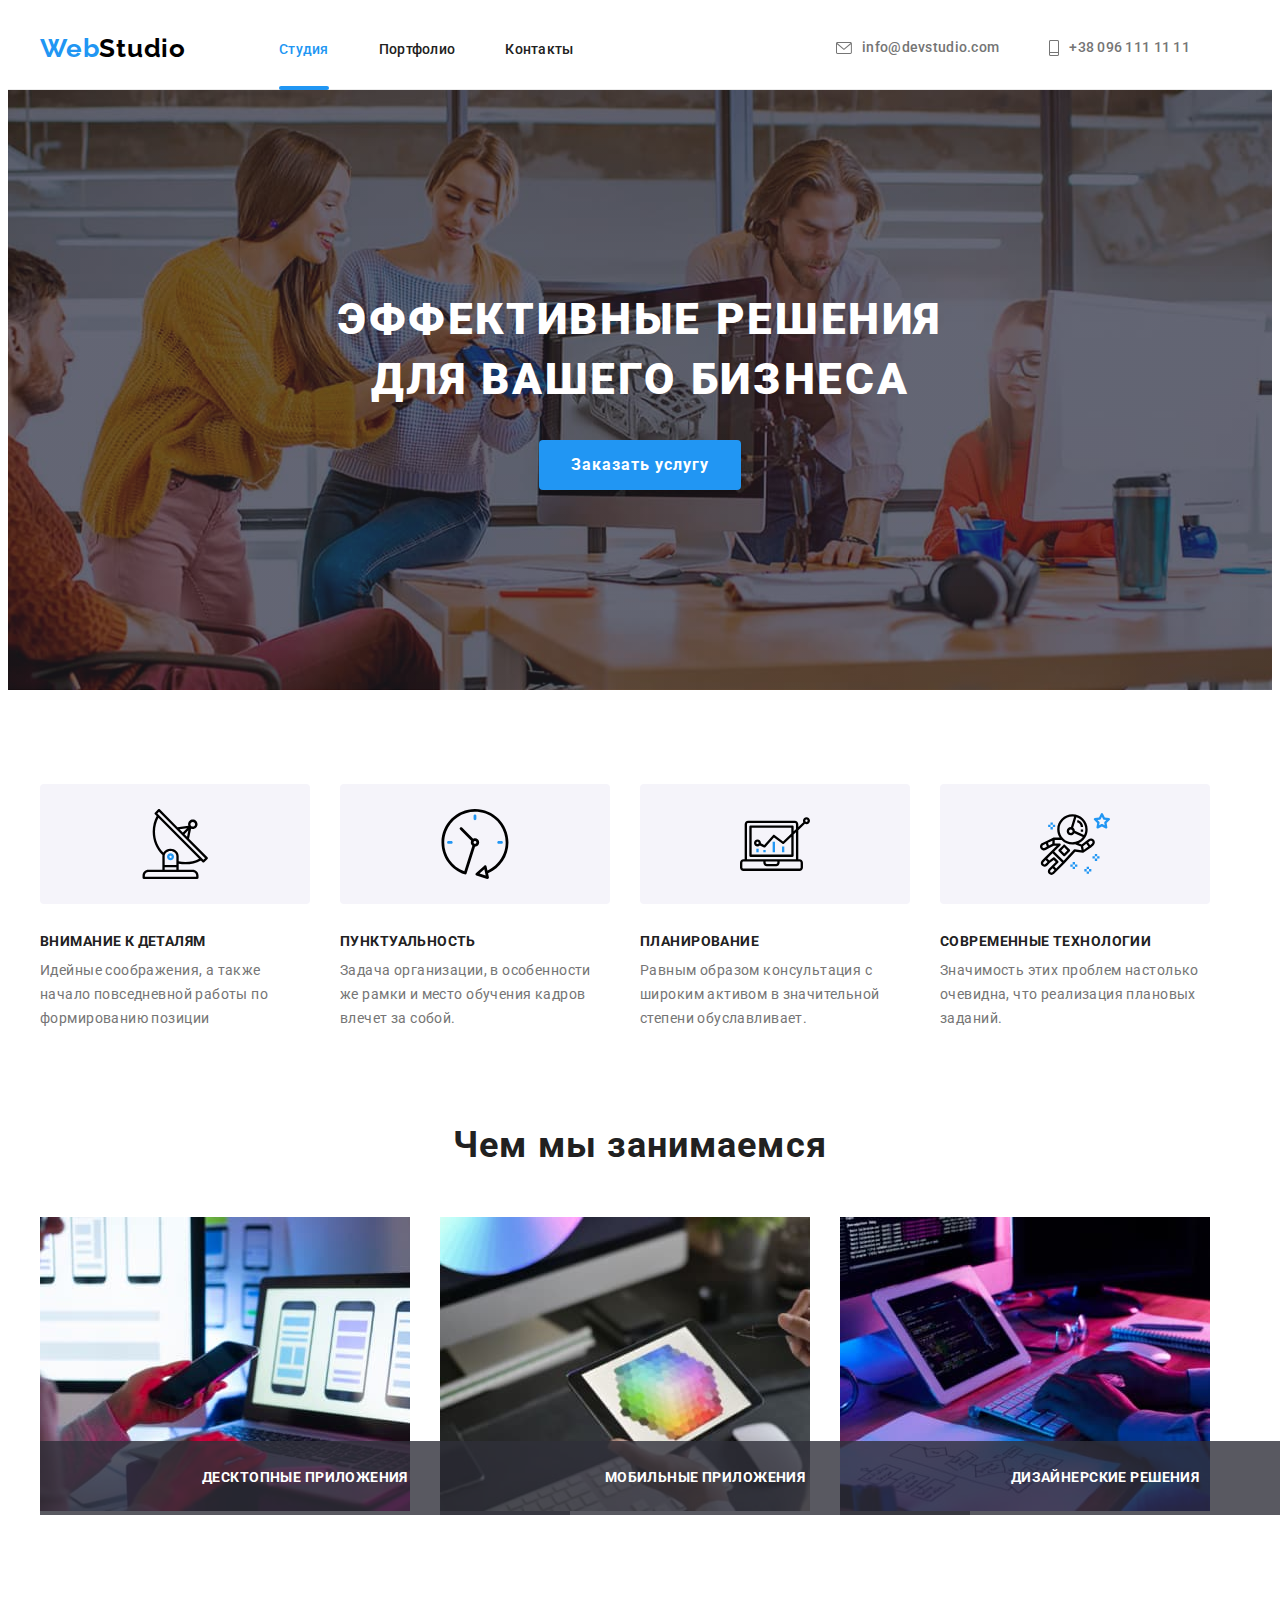
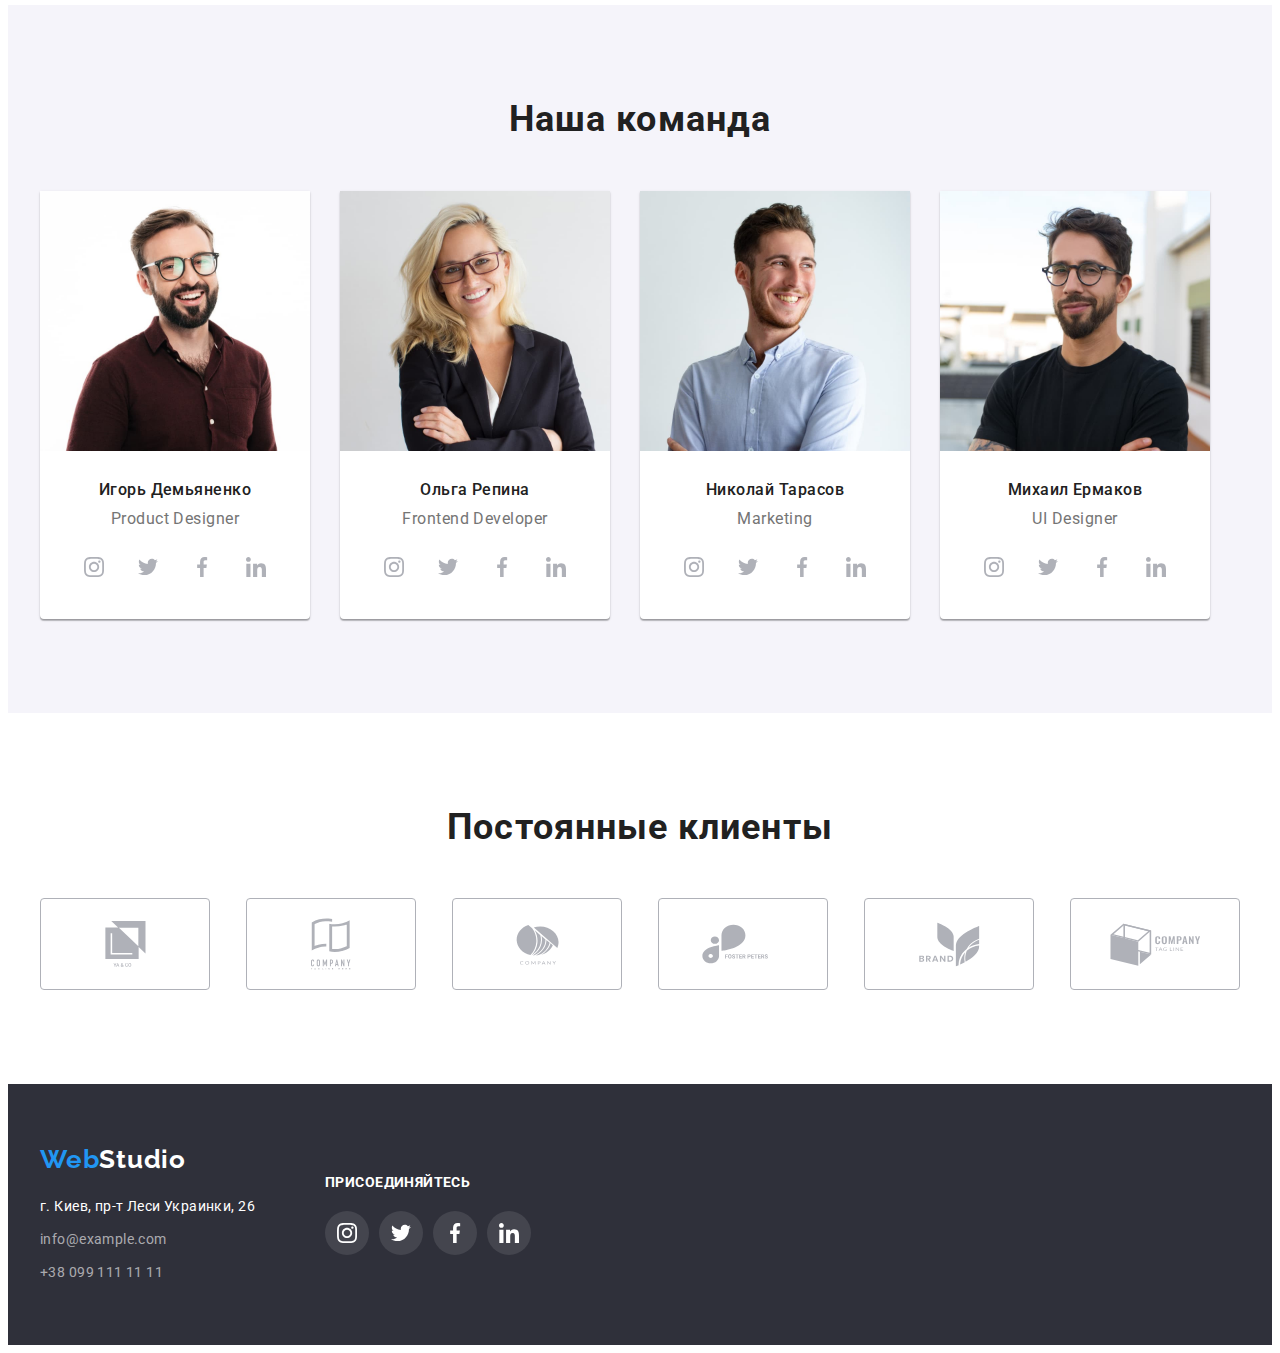
<file: index.html>
<!DOCTYPE html>
<html lang="en">
  <head>
    <meta charset="UTF-8" />
    <meta http-equiv="X-UA-Compatible" content="IE=edge" />
    <meta name="viewport" content="width=device-width, initial-scale=1.0" />
    <title>Document</title>
    <link rel="preconnect" href="https://fonts.gstatic.com" />
    <link
      href="https://fonts.googleapis.com/css2?family=Raleway:wght@700&family=Roboto:wght@400;500;700;900&display=swap"
      rel="stylesheet"
    />
    <link
      rel="stylesheet"
      href="https://cdnjs.cloudflare.com/ajax/libs/modern-normalize/1.1.0/modern-normalize.min.css"
      integrity="sha512-wpPYUAdjBVSE4KJnH1VR1HeZfpl1ub8YT/NKx4PuQ5NmX2tKuGu6U/JRp5y+Y8XG2tV+wKQpNHVUX03MfMFn9Q=="
      crossorigin="anonymous"
      referrerpolicy="no-referrer"
    />
    <link rel="stylesheet" href="./css/styles.css" />
  </head>
  <body>
    <!--Header-->
    <header class="header">
      <div class="container header-container">
        <a class="logo-link link" href="/"
          ><span class="logo-web">Web</span>Studio</a
        >
        <nav class="navigation">
          <ul class="menu-list list">
            <li class="menu-item">
              <a class="menu-link link current" href="./studio.html">Студия</a>
            </li>
            <li class="menu-item">
              <a class="menu-link link" href="./portfolio.html">Портфолио</a>
            </li>
            <li class="menu-item">
              <a class="menu-link link" href="/Контакты">Контакты</a>
            </li>
          </ul>
        </nav>
        <ul class="header-contacts-list list">
          <li class="header-contacts-list-item">
            <a class="contact-link link" href="/info@devstudio.com">
              <svg class="header-icon-mail">
                <use href="./images/symbol-defs.svg#icon-mail"></use>
              </svg>
              info@devstudio.com</a
            >
          </li>
          <li class="header-contacts-list-item">
            <a class="contact-link link" href="/+380961111111">
              <svg class="header-icon-mobile">
                <use href="./images/symbol-defs.svg#icon-mobile"></use>
              </svg>
              +38 096 111 11 11</a
            >
          </li>
        </ul>
      </div>
    </header>
    <main>
      <!--Шапка страницы-->
      <section class="hero">
        <h1 class="hero-title">Эффективные решения для вашего бизнеса</h1>
        <button class="modal-btn" type="button" data-modal-open>
          Заказать услугу
        </button>
      </section>
      <!--Особенности-->
      <section class="section">
        <div class="container features-container">
          <h2 hidden>Преимущества компании</h2>
          <ul class="features-list list">
            <li class="features-item">
              <div class="features-icon">
                <svg class="features-icon-list">
                  <use href="./images/symbol-defs.svg#icon-antena"></use>
                </svg>
              </div>
              <h3 class="features-title">Внимание к деталям</h3>
              <p class="features-desc">
                Идейные соображения, а также начало повседневной работы по
                формированию позиции
              </p>
            </li>
            <li class="features-item">
              <div class="features-icon">
                <svg class="features-icon-list">
                  <use href="./images/symbol-defs.svg#icon-clock"></use>
                </svg>
              </div>
              <h3 class="features-title">Пунктуальность</h3>
              <p class="features-desc">
                Задача организации, в особенности же рамки и место обучения
                кадров влечет за собой.
              </p>
            </li>
            <li class="features-item">
              <div class="features-icon">
                <svg class="features-icon-list">
                  <use href="./images/symbol-defs.svg#icon-diagram"></use>
                </svg>
              </div>
              <h3 class="features-title">Планирование</h3>
              <p class="features-desc">
                Равным образом консультация с широким активом в значительной
                степени обуславливает.
              </p>
            </li>
            <li class="features-item">
              <div class="features-icon">
                <svg class="features-icon-list">
                  <use href="./images/symbol-defs.svg#icon-astronaut"></use>
                </svg>
              </div>
              <h3 class="features-title">Современные технологии</h3>
              <p class="features-desc">
                Значимость этих проблем настолько очевидна, что реализация
                плановых заданий.
              </p>
            </li>
          </ul>
        </div>
      </section>
      <!--Чем мы занимаемся-->
      <section class="section section-team">
        <div class="container">
          <h2 class="title">Чем мы занимаемся</h2>
          <ul class="section-list list">
            <li class="section-item">
              <div class="section-thumb">
                <img
                  class="section-img"
                  src="./images/making-design.jpg"
                  alt="Сотрудник набирает текст на клавиатуре"
                  width="370"
                  height="294"
                />
                <div class="section-label">Десктопные приложения</div>
              </div>
            </li>
            <li class="section-item">
              <div class="section-thumb">
                <img
                  class="section-img"
                  src="./images/choosing-color.jpg"
                  alt="Сотрудник выбирает разметку макета"
                  width="370"
                  height="294"
                />
                <div class="section-label">Мобильные приложения</div>
              </div>
            </li>
            <li class="section-item">
              <div class="section-thumb">
                <img
                  class="section-img"
                  src="./images/testing.jpg"
                  alt="Сотрудник рассматривает цветовую гамму"
                  width="370"
                  height="294"
                />
                <div class="section-label">Дизайнерские решения</div>
              </div>
            </li>
          </ul>
        </div>
      </section>
      <!--Наша команда-->
      <section class="section team-section">
        <div class="container">
          <h2 class="title">Наша команда</h2>
          <ul class="section-team-list list">
            <li class="section-team-item">
              <img
                class="section-team-img"
                src="./images/igor-demjanenko.jpg"
                alt="Игорь Демьяненко"
                width="270"
                height="260"
              />
              <div class="team-text">
                <p class="section-team-name">Игорь Демьяненко</p>
                <p class="section-team-position">Product Designer</p>
              </div>
              <ul class="team-list list">
                <li class="team-item">
                  <a class="team-link-icon link" href="">
                    <svg class="team-social-icon">
                      <use href="./images/symbol-defs.svg#icon-instagram"></use>
                    </svg>
                  </a>
                </li>
                <li class="team-item">
                  <a class="team-link-icon link" href="">
                    <svg class="team-social-icon">
                      <use href="./images/symbol-defs.svg#icon-twitter"></use>
                    </svg>
                  </a>
                </li>
                <li class="team-item">
                  <a class="team-link-icon link" href="">
                    <svg class="team-social-icon">
                      <use href="./images/symbol-defs.svg#icon-facebook"></use>
                    </svg>
                  </a>
                </li>
                <li class="team-item">
                  <a class="team-link-icon link" href="">
                    <svg class="team-social-icon">
                      <use href="./images/symbol-defs.svg#icon-linkedin"></use>
                    </svg>
                  </a>
                </li>
              </ul>
            </li>
            <li class="section-team-item">
              <img
                class="section-team-img"
                src="./images/olga-repina.jpg"
                alt="Ольга Репина"
                width="270"
                height="260"
              />
              <div class="team-text">
                <p class="section-team-name">Ольга Репина</p>
                <p class="section-team-position">Frontend Developer</p>
              </div>
              <ul class="team-list list">
                <li class="team-item">
                  <a class="team-link-icon link" href="">
                    <svg class="team-social-icon">
                      <use href="./images/symbol-defs.svg#icon-instagram"></use>
                    </svg>
                  </a>
                </li>
                <li class="team-item">
                  <a class="team-link-icon link" href="">
                    <svg class="team-social-icon">
                      <use href="./images/symbol-defs.svg#icon-twitter"></use>
                    </svg>
                  </a>
                </li>
                <li class="team-item">
                  <a class="team-link-icon link" href="">
                    <svg class="team-social-icon">
                      <use href="./images/symbol-defs.svg#icon-facebook"></use>
                    </svg>
                  </a>
                </li>
                <li class="team-item">
                  <a class="team-link-icon link" href="">
                    <svg class="team-social-icon">
                      <use href="./images/symbol-defs.svg#icon-linkedin"></use>
                    </svg>
                  </a>
                </li>
              </ul>
            </li>
            <li class="section-team-item">
              <img
                class="section-team-img"
                src="./images/nykolaj-tarasov.jpg"
                alt="Николай Тарасов"
                width="270"
                height="260"
              />
              <div class="team-text">
                <p class="section-team-name">Николай Тарасов</p>
                <p class="section-team-position">Marketing</p>
              </div>
              <ul class="team-list list">
                <li class="team-item">
                  <a class="team-link-icon link" href="">
                    <svg class="team-social-icon">
                      <use href="./images/symbol-defs.svg#icon-instagram"></use>
                    </svg>
                  </a>
                </li>
                <li class="team-item">
                  <a class="team-link-icon link" href="">
                    <svg class="team-social-icon">
                      <use href="./images/symbol-defs.svg#icon-twitter"></use>
                    </svg>
                  </a>
                </li>
                <li class="team-item">
                  <a class="team-link-icon link" href="">
                    <svg class="team-social-icon">
                      <use href="./images/symbol-defs.svg#icon-facebook"></use>
                    </svg>
                  </a>
                </li>
                <li class="team-item">
                  <a class="team-link-icon link" href="">
                    <svg class="team-social-icon">
                      <use href="./images/symbol-defs.svg#icon-linkedin"></use>
                    </svg>
                  </a>
                </li>
              </ul>
            </li>
            <li class="section-team-item">
              <img
                class="section-team-img"
                src="./images/myhayl-ermakov.jpg"
                alt="Михаил Ермаков"
                width="270"
                height="260"
              />
              <div class="team-text">
                <p class="section-team-name">Михаил Ермаков</p>
                <p class="section-team-position">UI Designer</p>
              </div>
              <ul class="team-list list">
                <li class="team-item">
                  <a class="team-link-icon link" href="">
                    <svg class="team-social-icon">
                      <use href="./images/symbol-defs.svg#icon-instagram"></use>
                    </svg>
                  </a>
                </li>
                <li class="team-item">
                  <a class="team-link-icon link" href="">
                    <svg class="team-social-icon">
                      <use href="./images/symbol-defs.svg#icon-twitter"></use>
                    </svg>
                  </a>
                </li>
                <li class="team-item">
                  <a class="team-link-icon link" href="">
                    <svg class="team-social-icon">
                      <use href="./images/symbol-defs.svg#icon-facebook"></use>
                    </svg>
                  </a>
                </li>
                <li class="team-item">
                  <a class="team-link-icon link" href="">
                    <svg class="team-social-icon">
                      <use href="./images/symbol-defs.svg#icon-linkedin"></use>
                    </svg>
                  </a>
                </li>
              </ul>
            </li>
          </ul>
        </div>
      </section>
      <!-----Постоянные клиенты-------->
      <section class="section customer">
        <div class="container">
          <h2 class="title">Постоянные клиенты</h2>
          <ul class="customer-list list">
            <li class="customer-item">
              <a class="customer-link link" href="">
                <svg class="customer-icon" width="41px" height="46px">
                  <use href="./images/symbol-defs.svg#icon-group-1"></use>
                </svg>
              </a>
            </li>
            <li class="customer-item">
              <a class="customer-link link" href="">
                <svg class="customer-icon" width="40px" height="52px">
                  <use href="./images/symbol-defs.svg#icon-group-2"></use>
                </svg>
              </a>
            </li>
            <li class="customer-item">
              <a class="customer-link link" href="">
                <svg class="customer-icon" width="43px" height="41px">
                  <use href="./images/symbol-defs.svg#icon-group-3"></use>
                </svg>
              </a>
            </li>
            <li class="customer-item">
              <a class="customer-link link" href="">
                <svg class="customer-icon" width="84px" height="40px">
                  <use href="./images/symbol-defs.svg#icon-group-4"></use>
                </svg>
              </a>
            </li>
            <li class="customer-item">
              <a class="customer-link link" href="">
                <svg class="customer-icon" width="65px" height="45px">
                  <use href="./images/symbol-defs.svg#icon-group-5"></use>
                </svg>
              </a>
            </li>
            <li class="customer-item">
              <a class="customer-link link" href="">
                <svg class="customer-icon" width="93px" height="43px">
                  <use href="./images/symbol-defs.svg#icon-group-6"></use>
                </svg>
              </a>
            </li>
          </ul>
        </div>
      </section>
    </main>
    <footer class="footer-container">
      <div class="container footer-box">
        <div class="address-container">
          <a class="footer-logo-link link" href="WebStudio"
            ><span class="logo-web">Web</span>Studio</a
          >
          <address class="footer-address">
            <ul class="footer-address-list list">
              <li class="footer-address-item">
                г. Киев, пр-т Леси Украинки, 26
              </li>
              <li class="footer-address-item">
                <a class="address-link link" href="mailto:info@example.com"
                  >info@example.com</a
                >
              </li>
              <li class="footer-address-item">
                <a class="address-link link" href="tel:+380991111111"
                  >+38 099 111 11 11</a
                >
              </li>
            </ul>
          </address>
        </div>
        <div class="social">
          <h3 class="social-title">присоединяйтесь</h3>
          <ul class="social-list list">
            <li class="social-item">
              <a class="social-link-icon" href="">
                <svg class="social-icon">
                  <use href="./images/symbol-defs.svg#icon-instagram"></use>
                </svg>
              </a>
            </li>
            <li class="social-item">
              <a class="social-link-icon" href="">
                <svg class="social-icon">
                  <use href="./images/symbol-defs.svg#icon-twitter"></use>
                </svg>
              </a>
            </li>
            <li class="social-item">
              <a class="social-link-icon" href="">
                <svg class="social-icon">
                  <use href="./images/symbol-defs.svg#icon-facebook"></use>
                </svg>
              </a>
            </li>
            <li class="social-item">
              <a class="social-link-icon" href="">
                <svg class="social-icon">
                  <use href="./images/symbol-defs.svg#icon-linkedin"></use>
                </svg>
              </a>
            </li>
          </ul>
        </div>
      </div>
    </footer>

    <div class="backdrop is-hidden" data-modal>
      <div class="modal">
        <button class="close-btn" type="button" data-modal-close>
          <svg class="backdrop-icon">
            <use href="./images/symbol-defs.svg#icon-vector"></use>
          </svg>
        </button>
      </div>
    </div>

    <script src="./js/modal.js"></script>
  </body>
</html>
</file>
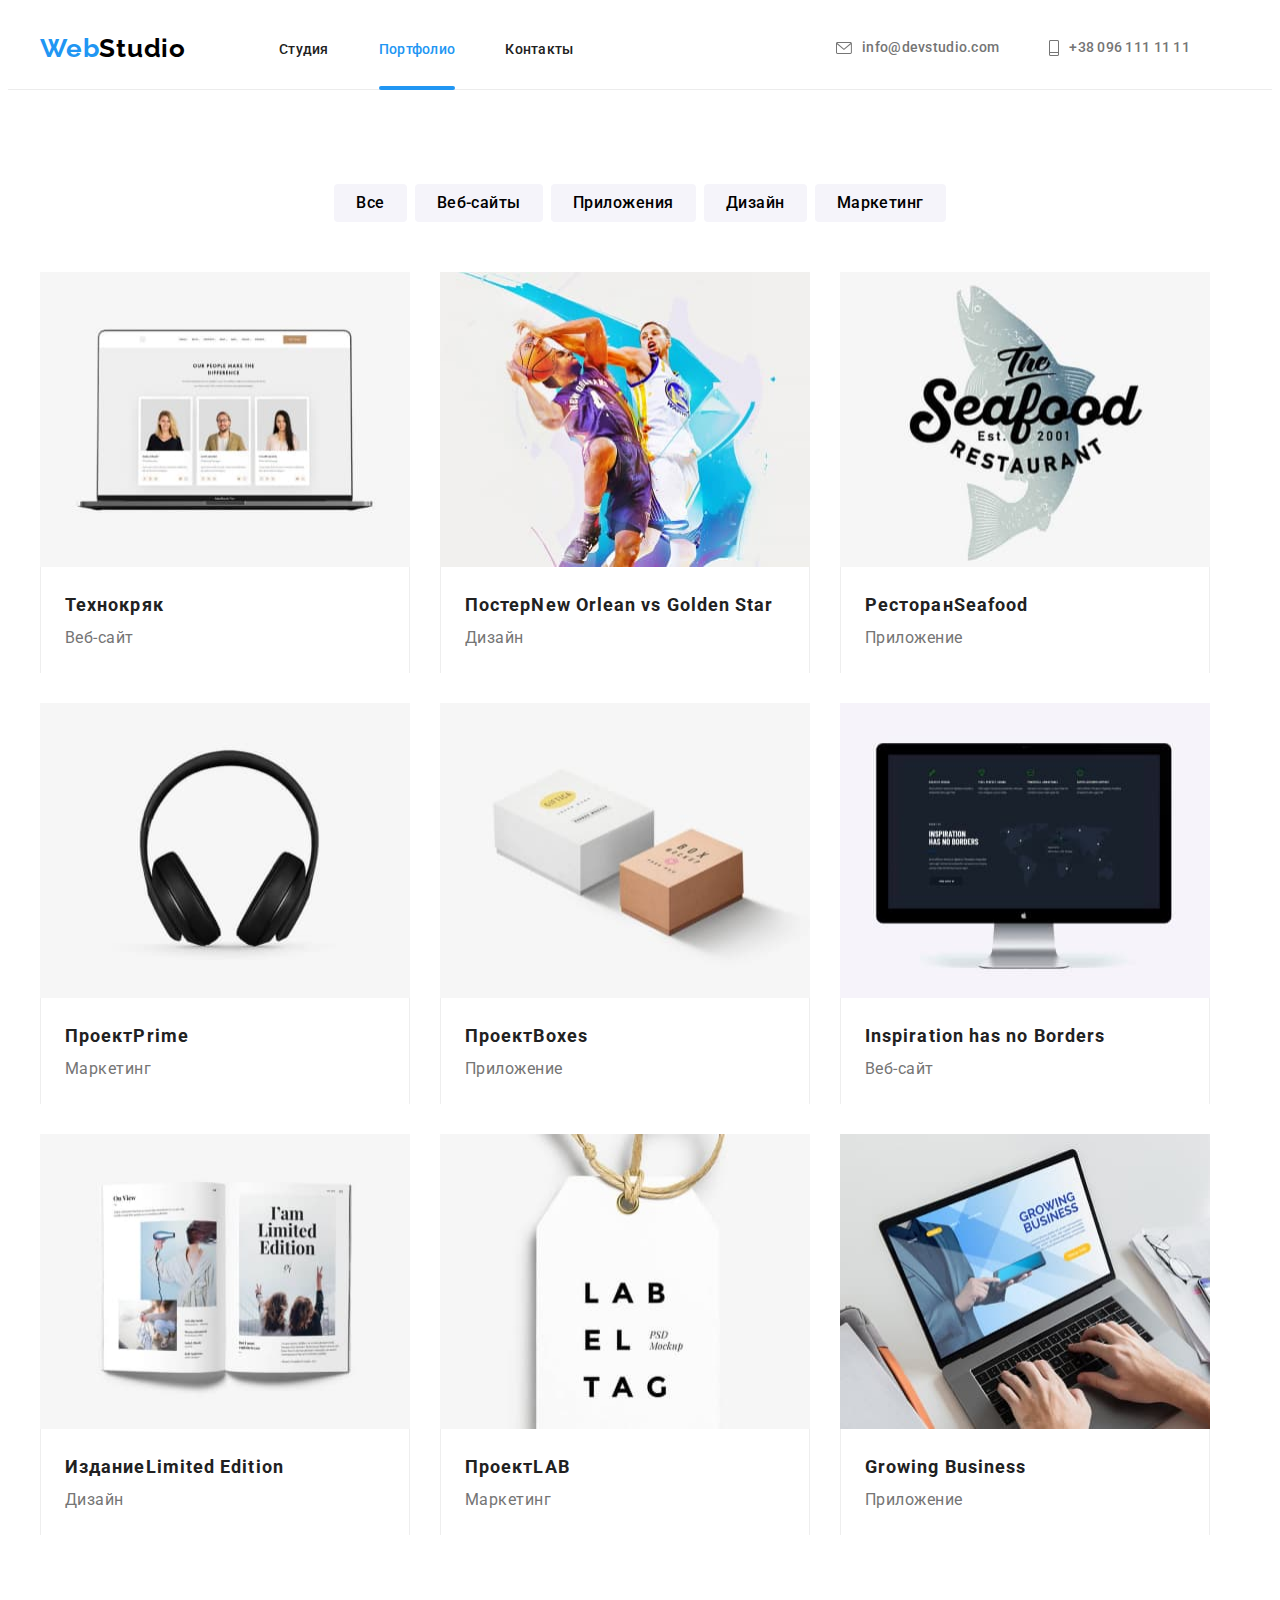
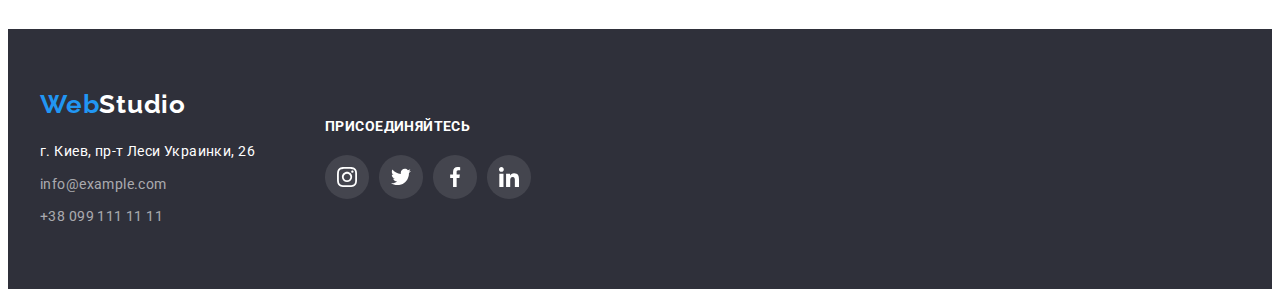
<file: portfolio.html>
<!DOCTYPE html>
<html lang="en">
  <head>
    <meta charset="UTF-8" />
    <meta http-equiv="X-UA-Compatible" content="IE=edge" />
    <meta name="viewport" content="width=device-width, initial-scale=1.0" />
    <title>Document</title>
    <link rel="preconnect" href="https://fonts.gstatic.com" />
    <link
      href="https://fonts.googleapis.com/css2?family=Raleway:wght@700&family=Roboto:wght@400;500;700;900&display=swap"
      rel="stylesheet"
    />
    <link
      rel="stylesheet"
      href="https://cdnjs.cloudflare.com/ajax/libs/modern-normalize/1.1.0/modern-normalize.min.css"
      integrity="sha512-wpPYUAdjBVSE4KJnH1VR1HeZfpl1ub8YT/NKx4PuQ5NmX2tKuGu6U/JRp5y+Y8XG2tV+wKQpNHVUX03MfMFn9Q=="
      crossorigin="anonymous"
      referrerpolicy="no-referrer"
    />
    <link rel="stylesheet" href="./css/styles.css" />
  </head>
  <body>
    <!--Верхняя линия-->
    <header class="header">
      <div class="container header-container">
        <a class="logo-link link" href="/"
          ><span class="logo-web">Web</span>Studio</a
        >
        <!--Навигация на другие страницы-->
        <nav class="navigation">
          <ul class="menu-list list">
            <li class="menu-item">
              <a class="menu-link link" href="./index.html">Студия</a>
            </li>
            <li class="menu-item">
              <a class="menu-link link current" href="/Портфолио">Портфолио</a>
            </li>
            <li class="menu-item">
              <a class="menu-link link" href="/Контакты">Контакты</a>
            </li>
          </ul>
        </nav>
        <ul class="header-contacts-list list">
          <li class="header-contacts-list-item">
            <a class="contact-link link" href="/info@devstudio.com">
              <svg class="header-icon-mail">
                <use href="./images/symbol-defs.svg#icon-mail"></use>
              </svg>
              info@devstudio.com</a
            >
          </li>
          <li class="header-contacts-list-item">
            <a class="contact-link link" href="/+380961111111">
              <svg class="header-icon-mobile">
                <use href="./images/symbol-defs.svg#icon-mobile"></use>
              </svg>
              +38 096 111 11 11</a
            >
          </li>
        </ul>
      </div>
    </header>
    <main>
      <!--Портфолио-->
      <section class="section">
        <div class="container portfolio-container">
          <h1 hidden>Фильтры</h1>
          <ul class="filter-list list">
            <li class="filter-item">
              <button class="filter-btn" type="button">Все</button>
            </li>
            <li class="filter-item">
              <button class="filter-btn" type="button">Веб-сайты</button>
            </li>
            <li class="filter-item">
              <button class="filter-btn" type="button">Приложения</button>
            </li>
            <li class="filter-item">
              <button class="filter-btn" type="button">Дизайн</button>
            </li>
            <li class="filter-item">
              <button class="filter-btn" type="button">Маркетинг</button>
            </li>
          </ul>
          <h2 hidden>Портфолио</h2>
          <ul class="portfolio-card-list list">
            <li class="portfolio-card">
              <a class="portfolio-link link" href="">
                <div class="portfolio-overlay">
                  <img
                    src="./images/technokryak.jpg"
                    alt="Технокряк"
                    width="370"
                    height="295"
                  />
                  <p class="overlay">
                    Технокряк это современная площадка распространения
                    коронавируса. Компании используют эту платформу для
                    цифрового шпионажа и атак на защищённые сервера конкурентов.
                  </p>
                </div>
                <div class="portfolio-text">
                  <h3 class="portfolio-title">Технокряк</h3>
                  <p class="portfolio-txt">Веб-сайт</p>
                </div>
              </a>
            </li>
            <li class="portfolio-card">
              <a class="portfolio-link link" href="">
                <div class="portfolio-overlay">
                  <img
                    src="./images/poster.jpg"
                    alt="Постер New Orlean vs Golden Star"
                    width="370"
                    height="295"
                  />
                  <p class="overlay">
                    Технокряк это современная площадка распространения
                    коронавируса. Компании используют эту платформу для
                    цифрового шпионажа и атак на защищённые сервера конкурентов.
                  </p>
                </div>
                <div class="portfolio-text">
                  <h3 class="portfolio-title">
                    Постер<span lang="en">New Orlean vs Golden Star</span>
                  </h3>
                  <p class="portfolio-txt">Дизайн</p>
                </div>
              </a>
            </li>
            <li class="portfolio-card">
              <a class="portfolio-link link" href="">
                <div class="portfolio-overlay">
                  <img
                    src="./images/restoran.jpg"
                    alt="Ресторан Seafood"
                    width="370"
                    height="295"
                  />
                  <p class="overlay">
                    Технокряк это современная площадка распространения
                    коронавируса. Компании используют эту платформу для
                    цифрового шпионажа и атак на защищённые сервера конкурентов.
                  </p>
                </div>
                <div class="portfolio-text">
                  <h3 class="portfolio-title">
                    Ресторан<span lang="en">Seafood</span>
                  </h3>
                  <p class="portfolio-txt">Приложение</p>
                </div>
              </a>
            </li>
            <li class="portfolio-card">
              <a class="portfolio-link link" href="">
                <div class="portfolio-overlay">
                  <img
                    src="./images/proekt-prime.jpg"
                    alt="Проект Prime"
                    width="370"
                    height="295"
                  />
                  <p class="overlay">
                    Технокряк это современная площадка распространения
                    коронавируса. Компании используют эту платформу для
                    цифрового шпионажа и атак на защищённые сервера конкурентов.
                  </p>
                </div>
                <div class="portfolio-text">
                  <h3 class="portfolio-title">
                    Проект<span lang="en">Prime</span>
                  </h3>
                  <p class="portfolio-txt">Маркетинг</p>
                </div>
              </a>
            </li>
            <li class="portfolio-card">
              <a class="portfolio-link link" href="">
                <div class="portfolio-overlay">
                  <img
                    src="./images/proekt-boxes.jpg"
                    alt="Проект Boxes"
                    width="370"
                    height="295"
                  />
                  <p class="overlay">
                    Технокряк это современная площадка распространения
                    коронавируса. Компании используют эту платформу для
                    цифрового шпионажа и атак на защищённые сервера конкурентов.
                  </p>
                </div>
                <div class="portfolio-text">
                  <h3 class="portfolio-title">
                    Проект<span lang="en">Boxes</span>
                  </h3>
                  <p class="portfolio-txt">Приложение</p>
                </div>
              </a>
            </li>
            <li class="portfolio-card">
              <a class="portfolio-link link" href="">
                <div class="portfolio-overlay">
                  <img
                    src="./images/no-bordes.jpg"
                    alt="Inspiration has no Borders"
                    width="370"
                    height="295"
                  />
                  <p class="overlay">
                    Технокряк это современная площадка распространения
                    коронавируса. Компании используют эту платформу для
                    цифрового шпионажа и атак на защищённые сервера конкурентов.
                  </p>
                </div>
                <div class="portfolio-text">
                  <h3 class="portfolio-title" lang="en">
                    Inspiration has no Borders
                  </h3>
                  <p class="portfolio-txt">Веб-сайт</p>
                </div>
              </a>
            </li>
            <li class="portfolio-card">
              <a class="portfolio-link link" href="">
                <div class="portfolio-overlay">
                  <img
                    src="./images/limited-edition.jpg"
                    alt="Издание Limited Edition"
                    width="370"
                    height="295"
                  />
                  <p class="overlay">
                    Технокряк это современная площадка распространения
                    коронавируса. Компании используют эту платформу для
                    цифрового шпионажа и атак на защищённые сервера конкурентов.
                  </p>
                </div>
                <div class="portfolio-text">
                  <h3 class="portfolio-title">
                    Издание<span lang="en">Limited Edition</span>
                  </h3>
                  <p class="portfolio-txt">Дизайн</p>
                </div>
              </a>
            </li>
            <li class="portfolio-card">
              <a class="portfolio-link link" href="">
                <div class="portfolio-overlay">
                  <img
                    src="./images/proekt-lab.jpg"
                    alt="Проект LAB"
                    width="370"
                    height="295"
                  />
                  <p class="overlay">
                    Технокряк это современная площадка распространения
                    коронавируса. Компании используют эту платформу для
                    цифрового шпионажа и атак на защищённые сервера конкурентов.
                  </p>
                </div>
                <div class="portfolio-text">
                  <h3 class="portfolio-title">
                    Проект<span lang="en">LAB</span>
                  </h3>
                  <p class="portfolio-txt">Маркетинг</p>
                </div>
              </a>
            </li>
            <li class="portfolio-card">
              <a class="portfolio-link link" href="">
                <div class="portfolio-overlay">
                  <img
                    src="./images/growing-business.jpg"
                    alt="Growing Business"
                    width="370"
                    height="295"
                  />
                  <p class="overlay">
                    Технокряк это современная площадка распространения
                    коронавируса. Компании используют эту платформу для
                    цифрового шпионажа и атак на защищённые сервера конкурентов.
                  </p>
                </div>
                <div class="portfolio-text">
                  <h3 class="portfolio-title" lang="en">Growing Business</h3>
                  <p class="portfolio-txt">Приложение</p>
                </div>
              </a>
            </li>
          </ul>
        </div>
      </section>
    </main>
    <footer class="footer-container">
      <div class="container footer-box">
        <div class="address-container">
          <a class="footer-logo-link link" href="WebStudio"
            ><span class="logo-web">Web</span>Studio</a
          >
          <address class="footer-address">
            <ul class="footer-address-list list">
              <li class="footer-address-item">
                г. Киев, пр-т Леси Украинки, 26
              </li>
              <li class="footer-address-item">
                <a class="address-link link" href="mailto:info@example.com"
                  >info@example.com</a
                >
              </li>
              <li class="footer-address-item">
                <a class="address-link link" href="tel:+380991111111"
                  >+38 099 111 11 11</a
                >
              </li>
            </ul>
          </address>
        </div>
        <div class="social">
          <h3 class="social-title">присоединяйтесь</h3>
          <ul class="social-list list">
            <li class="social-item">
              <a class="social-link-icon" href="">
                <svg class="social-icon">
                  <use href="./images/symbol-defs.svg#icon-instagram"></use>
                </svg>
              </a>
            </li>
            <li class="social-item">
              <a class="social-link-icon" href="">
                <svg class="social-icon">
                  <use href="./images/symbol-defs.svg#icon-twitter"></use>
                </svg>
              </a>
            </li>
            <li class="social-item">
              <a class="social-link-icon" href="">
                <svg class="social-icon">
                  <use href="./images/symbol-defs.svg#icon-facebook"></use>
                </svg>
              </a>
            </li>
            <li class="social-item">
              <a class="social-link-icon" href="">
                <svg class="social-icon">
                  <use href="./images/symbol-defs.svg#icon-linkedin"></use>
                </svg>
              </a>
            </li>
          </ul>
        </div>
      </div>
    </footer>
  </body>
</html>
</file>
<file: css/styles.css>
:root {
  --text-color: #757575;
  --link-color: #2196f3;
  --title-color: #212121;
  --main-color: #ffffff;
  --logo-color: #000000;
}
h1,
h2,
h3,
h4,
h5,
h6,
p {
  margin-top: 0;
  margin-bottom: 0;
}
ul,
ol {
  margin-top: 0;
  margin-bottom: 0;
  padding-left: 0;
}
img {
  display: block;
}
body {
  font-family: "Roboto", sans-serif;
  color: var(--title-color);
}
.list {
  list-style: none;
}
.link {
  text-decoration: none;
}
.container {
  width: 1200px;
  margin: 0 auto;
  padding-left: 15px;
  padding-right: 15px;
}
.section {
  padding-top: 94px;
  padding-bottom: 94px;
}
/*************HEADER**************/

.header-container {
  display: flex;
  align-items: center;
}
.header {
  padding: 25px 0;
  border-bottom: 1px solid #ececec;
}
.menu-list {
  display: flex;
  align-items: center;
}
.menu-item:not(:last-child) {
  margin-right: 50px;
}
.menu-link.current {
  color: var(--link-color);
}

.logo-link {
  font-family: "Raleway", sans-serif;
  font-weight: 700;
  font-size: 26px;
  line-height: 1.19;
  letter-spacing: 0.03em;
  color: var(--logo-color);
  margin-right: 93px;
}
.logo-web {
  color: var(--link-color);
}
.menu-link {
  position: relative;
  font-weight: 500;
  font-size: 14px;
  line-height: 1.14;
  letter-spacing: 0.02em;
  color: var(--title-color);

  transition: color 250ms linear, transform 250ms cubic-bezier(0.4, 0, 0.2, 1);
}

.menu-link.current::after {
  content: " ";
  position: absolute;
  bottom: -33px;
  display: block;
  height: 4px;
  width: 100%;
  background: #2196F3;
  border-radius: 2px;
}

.menu-link:hover,
.menu-link:focus,
.contact-link:hover,
.contact-link:focus,
.address-link:hover,
.address-link:focus {
  color: var(--link-color);
  fill: var(--link-color);
}
.header-contacts-list {
  margin-left: auto;
  display: flex;
  align-items: center;
}
.header-icon-mail {
  width: 16px;
  height: 12px;
  margin-right: 10px;
}
.header-icon-mobile {
  width: 10px;
  height: 16px;
  margin-right: 10px;
}
.contact-link {
  display: flex;
  align-items: center;
  font-weight: 500;
  font-size: 14px;
  line-height: 1.14;
  letter-spacing: 0.02em;
  fill: var(--text-color);
  color: var(--text-color);
  margin-right: 50px;

  transition: color 250ms linear, transform 250ms cubic-bezier(0.4, 0, 0.2, 1);
}
/***************HERO**************/

.hero {
  max-width: 1600px;
  margin: 0 auto;
  padding: 200px 0;
  background-position: center;
  background-size: cover;
  background-color: #c4c4c4;
  background-image: linear-gradient(
      rgba(47, 48, 58, 0.4),
      rgba(47, 48, 58, 0.4)
    ),
    url(../images/title.jpg);
}
.hero-title {
  width: 696px;
  margin: 0 auto 30px;
  font-weight: 900;
  font-size: 44px;
  line-height: 1.36;
  text-align: center;
  letter-spacing: 0.06em;
  text-transform: uppercase;
  color: var(--main-color);
}
.modal-btn {
  padding: 10px 32px;
  margin-left: auto;
  margin-right: auto;
  font-weight: 700;
  font-size: 16px;
  line-height: 1.87;
  display: flex;
  align-items: center;
  text-align: center;
  letter-spacing: 0.06em;
  color: var(--main-color);
  background: var(--link-color);
  box-shadow: 0px 4px 4px rgba(0, 0, 0, 0.15);
  border-radius: 4px;
  border: none;
  cursor: pointer;
  font-family: inherit;
}
/***********FEATURES***********/

.features-list {
  display: flex;
  flex-wrap: wrap;
  margin-top: -30px;
  margin-left: -30px;
}
.features-icon {
  display: flex;
  align-items: center;
  justify-content: center;
  height: 120px;
  background: #f5f4fa;
  border-radius: 4px;
  margin-bottom: 30px;
}
.features-icon-list {
  width: 70px;
  height: 70px;
}
.features-item {
  width: 270px;
  flex-wrap: calc((100% - 120px) / 4);
  margin-top: 30px;
  margin-left: 30px;
}
.features-title {
  font-weight: 700;
  font-size: 14px;
  line-height: 1.14;
  letter-spacing: 0.03em;
  margin-bottom: 10px;
  text-transform: uppercase;
}
.features-desc {
  font-size: 14px;
  line-height: 1.71;
  letter-spacing: 0.03em;
  color: var(--text-color);
}
.section-list {
  display: flex;
  flex-wrap: wrap;
  margin-top: -30px;
  margin-left: -30px;
}
.section-item {
  width: 370px;
  flex-wrap: calc((100% - 90px) / 3);
  margin-top: 30px;
  margin-left: 30px;
}
.title {
  font-weight: 700;
  font-size: 36px;
  line-height: 1.16;
  text-align: center;
  letter-spacing: 0.03em;
  margin-bottom: 50px;
}
/**********TEAM**********/

.team-section {
  background: #f5f4fa;
}
.section-team {
  padding-top: 0;
}
.section-team-list {
  display: flex;
  flex-wrap: wrap;
  margin-top: -30px;
  margin-left: -30px;
}
.section-team-item {
  width: 270px;
  flex-wrap: calc((100% - 120px) / 4);
  margin-top: 30px;
  margin-left: 30px;
  background: #ffffff;
  box-shadow: 0px 1px 3px rgba(0, 0, 0, 0.12), 0px 1px 1px rgba(0, 0, 0, 0.14),
    0px 2px 1px rgba(0, 0, 0, 0.2);
  border-radius: 0px 0px 4px 4px;
}
.section-team-name {
  font-weight: 500;
  font-size: 16px;
  line-height: 1.18;
  text-align: center;
  letter-spacing: 0.03em;
  margin-bottom: 10px;
}
.section-team-position {
  font-size: 16px;
  line-height: 1.18;
  text-align: center;
  letter-spacing: 0.03em;
  color: var(--text-color);
}

.section-thumb {
  position: relative;
}
 
.section-label {
  position: absolute;
  top: 224px;
  margin: 0;
  padding: 27px 80px;
  width: 100%;
  background: rgba(47, 48, 58, 0.8);

  font-weight: bold;
  font-size: 14px;
  line-height: 1.42;
  text-align: center;
  letter-spacing: 0.03em;
  text-transform: uppercase;

  color: var(--main-color);

}

.team-text {
  padding-top: 30px;
}
.team-list {
  display: flex;
  justify-content: space-between;
  margin: 16px 32px 30px 32px;
}
.team-link-icon {
  display: flex;
  align-items: center;
  justify-content: center;
  width: 44px;
  height: 44px;
  border-radius: 50%;
  background-color: white;
  fill: #afb1b8;

  transition: background-color 250ms linear, transform 250ms cubic-bezier(0.4, 0, 0.2, 1);
}
.team-social-icon {
  width: 20px;
  height: 20px;
}
.team-link-icon:hover,
.team-link-icon:focus {
  fill: var(--main-color);
  background-color: var(--link-color);
}

/*************CUSTOMER*************/

.customer-list {
  display: flex;
  justify-content: space-between;
}
.customer-item {
  margin-right: 30px;
}
.customer-item:last-child {
  margin-right: 0;
}
.customer-link {
  display: flex;
  align-items: center;
  justify-content: center;
  width: 170px;
  height: 92px;
  border: 1px solid #afb1b8;
  box-sizing: border-box;
  border-radius: 4px;
  fill: #afb1b8;

  transition: border-color 250ms linear, transform 250ms cubic-bezier(0.4, 0, 0.2, 1);
}
.customer-link:hover,
.customer-link:focus {
  fill: var(--link-color);
  border-color: var(--link-color);
}

/**********FOOTER**********/

.footer-container {
  padding: 60px 0;
  background: #2f303a;
}
.footer-box {
  display: flex;
  align-items: center;
}
.footer-logo-link {
  font-family: "Raleway", sans-serif;
  font-weight: 700;
  font-size: 26px;
  line-height: 31px;
  letter-spacing: 0.03em;
  color: #ffffff;
  margin-top: 60px;
}
.footer-address {
  font-size: 14px;
  font-style: normal;
  margin-top: 20px;
  line-height: 1.71;
  letter-spacing: 0.03em;
  color: var(--main-color);
}
.address-link {
  color: rgba(255, 255, 255, 0.6);

  transition: color 250ms linear, transform 250ms cubic-bezier(0.4, 0, 0.2, 1);
}
.footer-address-item {
  margin-bottom: 9px;
  color: var(--main-color);
}
.footer-address-item:last-child {
  margin-bottom: 0;
}
.social {
  margin-left: 70px;
}
.social-title {
  font-family: Roboto;
  font-weight: 700;
  font-size: 14px;
  line-height: 1.14;
  letter-spacing: 0.03em;
  text-transform: uppercase;
  margin-bottom: 20px;
  color: var(--main-color);
}
.social-list {
  display: flex;
}
.social-item {
  margin-right: 10px;
}
.social-item:last-child {
  margin-right: 0;
}
.social-link-icon {
  display: flex;
  align-items: center;
  justify-content: center;
  width: 44px;
  height: 44px;
  border-radius: 50%;
  background: rgba(255, 255, 255, 0.1);
  fill: var(--main-color);

  transition: background-color 250ms linear, transform 250ms cubic-bezier(0.4, 0, 0.2, 1);
}
.social-icon {
  width: 20px;
  height: 20px;
}
.social-link-icon:hover,
.social-link-icon:focus {
  background-color: var(--link-color);
}
/**************ПОРТФОЛИО****************/
/**************FILTER*******************/
.filter-btn {
  font-weight: 500;
  font-size: 16px;
  line-height: 1.62;
  text-align: center;
  letter-spacing: 0.03em;
  cursor: pointer;
  font-family: inherit;
  text-align: center;

  border-radius: 4px;
  border: none;
  background: #f5f4fa;
  padding: 6px 22px;

  transition: background-color 250ms linear, transform 250ms cubic-bezier(0.4, 0, 0.2, 1);
  transition: box-shadow 250ms linear, transform 250ms cubic-bezier(0.4, 0, 0.2, 1);
}
.filter-btn:hover,
.filter-btn:focus {
  color: var(--main-color);
  background: var(--link-color);
  box-shadow: 0px 3px 1px rgba(0, 0, 0, 0.1), 0px 1px 2px rgba(0, 0, 0, 0.08),
    0px 2px 2px rgba(0, 0, 0, 0.12);
}
.filter-list {
  margin: 0 auto 50px;
  display: flex;
  align-items: center;
  justify-content: center;
}
.filter-item:not(:last-child) {
  margin-right: 8px;
}

/*************PORTFOLIO*************/

.portfolio-title {
  font-weight: 700;
  font-size: 18px;
  line-height: 2;
  letter-spacing: 0.06em;
  color: var(--title-color);
}
.portfolio-txt {
  font-size: 16px;
  line-height: 1.87;
  letter-spacing: 0.03em;
  color: var(--text-color);
}
.portfolio-card-list {
  display: flex;
  flex-wrap: wrap;
  margin-top: -30px;
  margin-left: -30px;
}
.portfolio-card {
  width: 370px;
  flex-wrap: calc((100% - 90px) / 3);
  margin-top: 30px;
  margin-left: 30px;

  transition: box-shadow 250ms cubic-bezier(0.4, 0, 0.2, 1);
}
.portfolio-link {
  display: block;
}
.portfolio-overlay {
  position: relative;
  overflow: hidden;
}
.overlay {
  position: absolute;
  top: 0;
  left: 0;
  width: 100%;
  height: 100%;
  overflow: auto;
  font-weight: 400;
  font-size: 18px;
  line-height: 1.55;
  padding: 63px 24px;
  letter-spacing: 0.03em;
  color: var(--main-color);
  background: var(--link-color);

  transform: translateY(100%);
  transition: transform 250ms cubic-bezier(0.4, 0, 0.2, 1);

}

.portfolio-link:hover .overlay,
.portfolio-link:focus .overlay {
  transform: translateY(0);
}
.portfolio-card:hover,
.portfolio-card:focus {
  box-shadow: 0px 1px 1px rgba(0, 0, 0, 0.12), 0px 4px 4px rgba(0, 0, 0, 0.06),
    1px 4px 6px rgba(0, 0, 0, 0.16);
}
.portfolio-text {
  display: block
  border-bottom: 1px solid #eeeeee;
  border-left: 1px solid #eeeeee;
  border-right: 1px solid #eeeeee;
  padding: 20px 24px;
}

.backdrop {
  position: fixed;
  top: 0;
  left: 0;
  width: 100vw;
  height: 100vh;
  background-color: rgba(0, 0, 0, 0.2);

  transition: opacity 250ms linear, scale (1.25);
}
.modal {
  position: absolute;
  width: 528px;
  height: 581px;
  left: 50%;
  top: 50%;
  background: #FFFFFF;
  box-shadow: 0px 1px 3px rgba(0, 0, 0, 0.12), 0px 1px 1px rgba(0, 0, 0, 0.14), 0px 2px 1px rgba(0, 0, 0, 0.2);
  border-radius: 4px;

  transform: translate(-50%, -50%);
}
.close-btn {
  position: absolute;
  top: 8px;
  right: 8px;
  width: 30px;
  height: 30px;
  background: #FFFFFF;
  border-radius: 50%;
  border: 1px solid rgba(0, 0, 0, 0.1);
  cursor: pointer;
  padding: 0;
}
.backdrop-icon {
  width: 11px;
  height: 11px;
  fill: #000000;
}
.is-hidden {
  opacity: 0;
  visibility: hidden;
  pointer-events: none;
}
</file>
